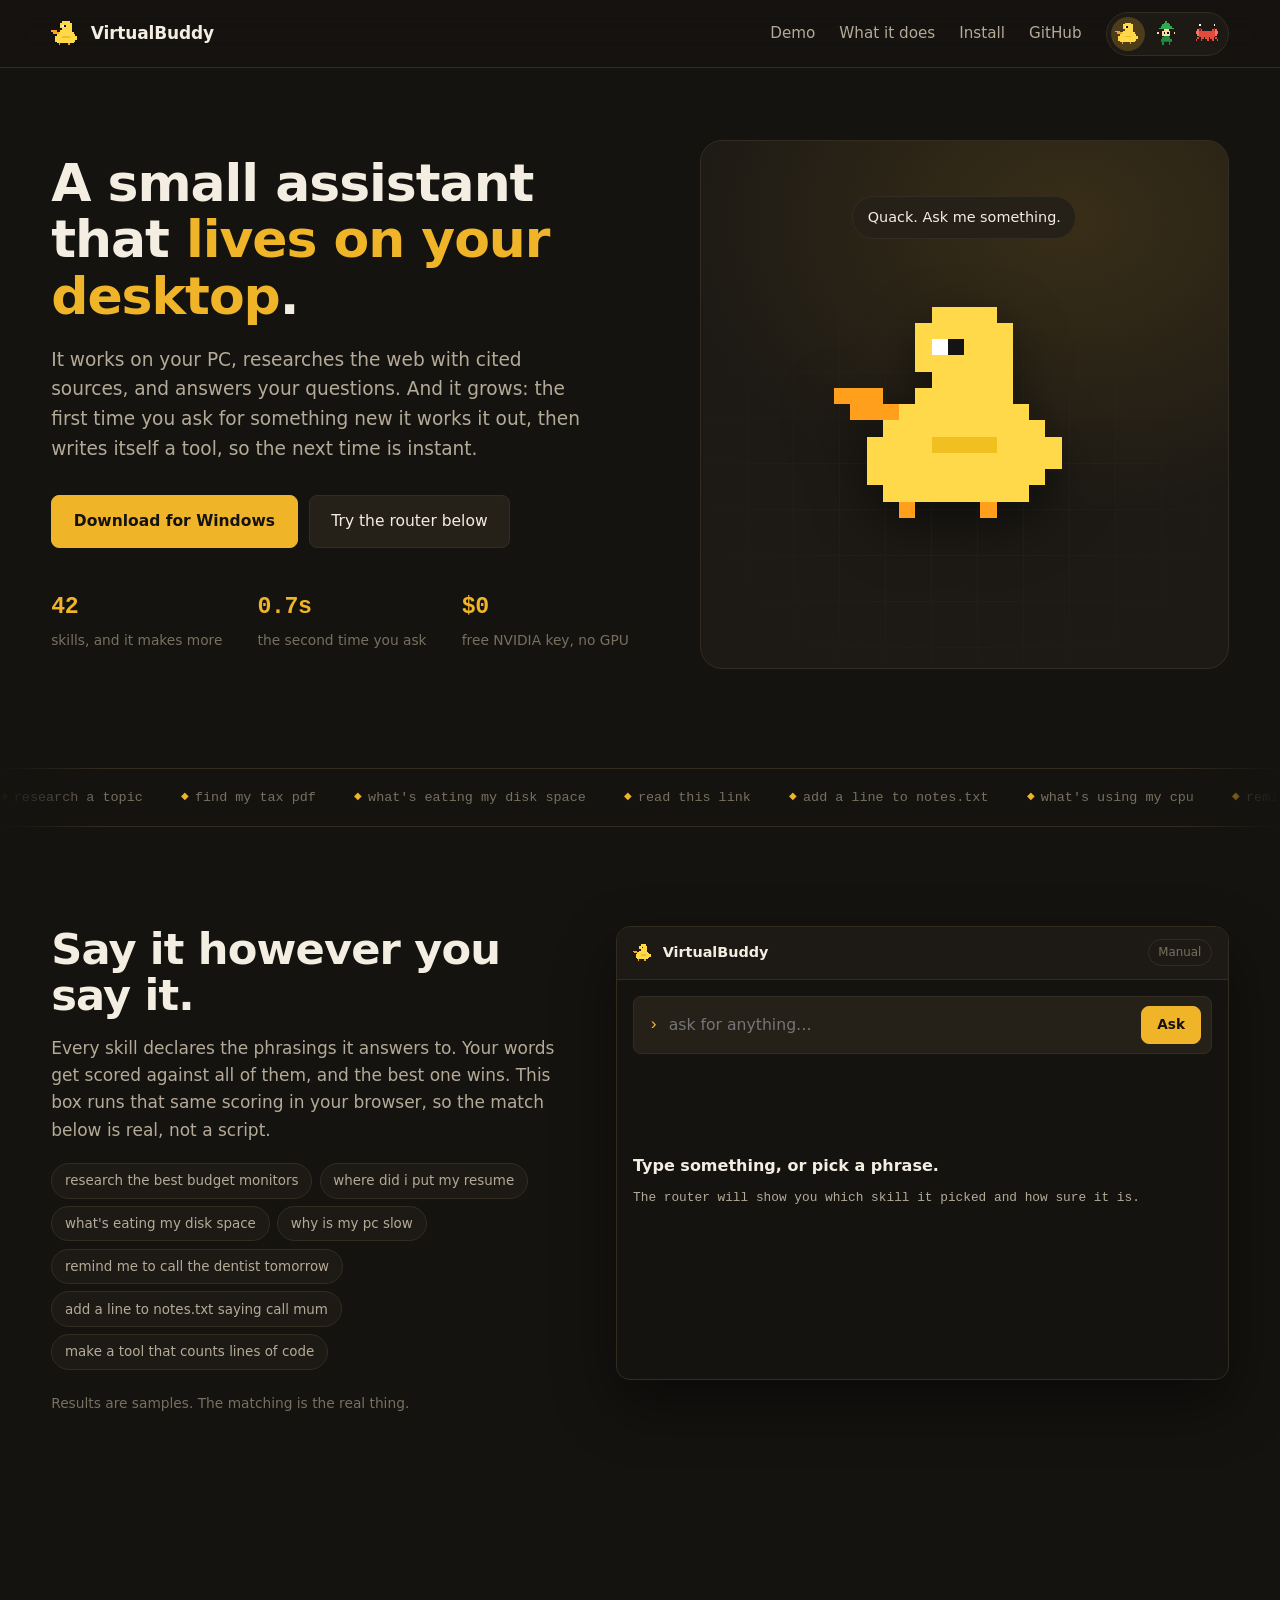
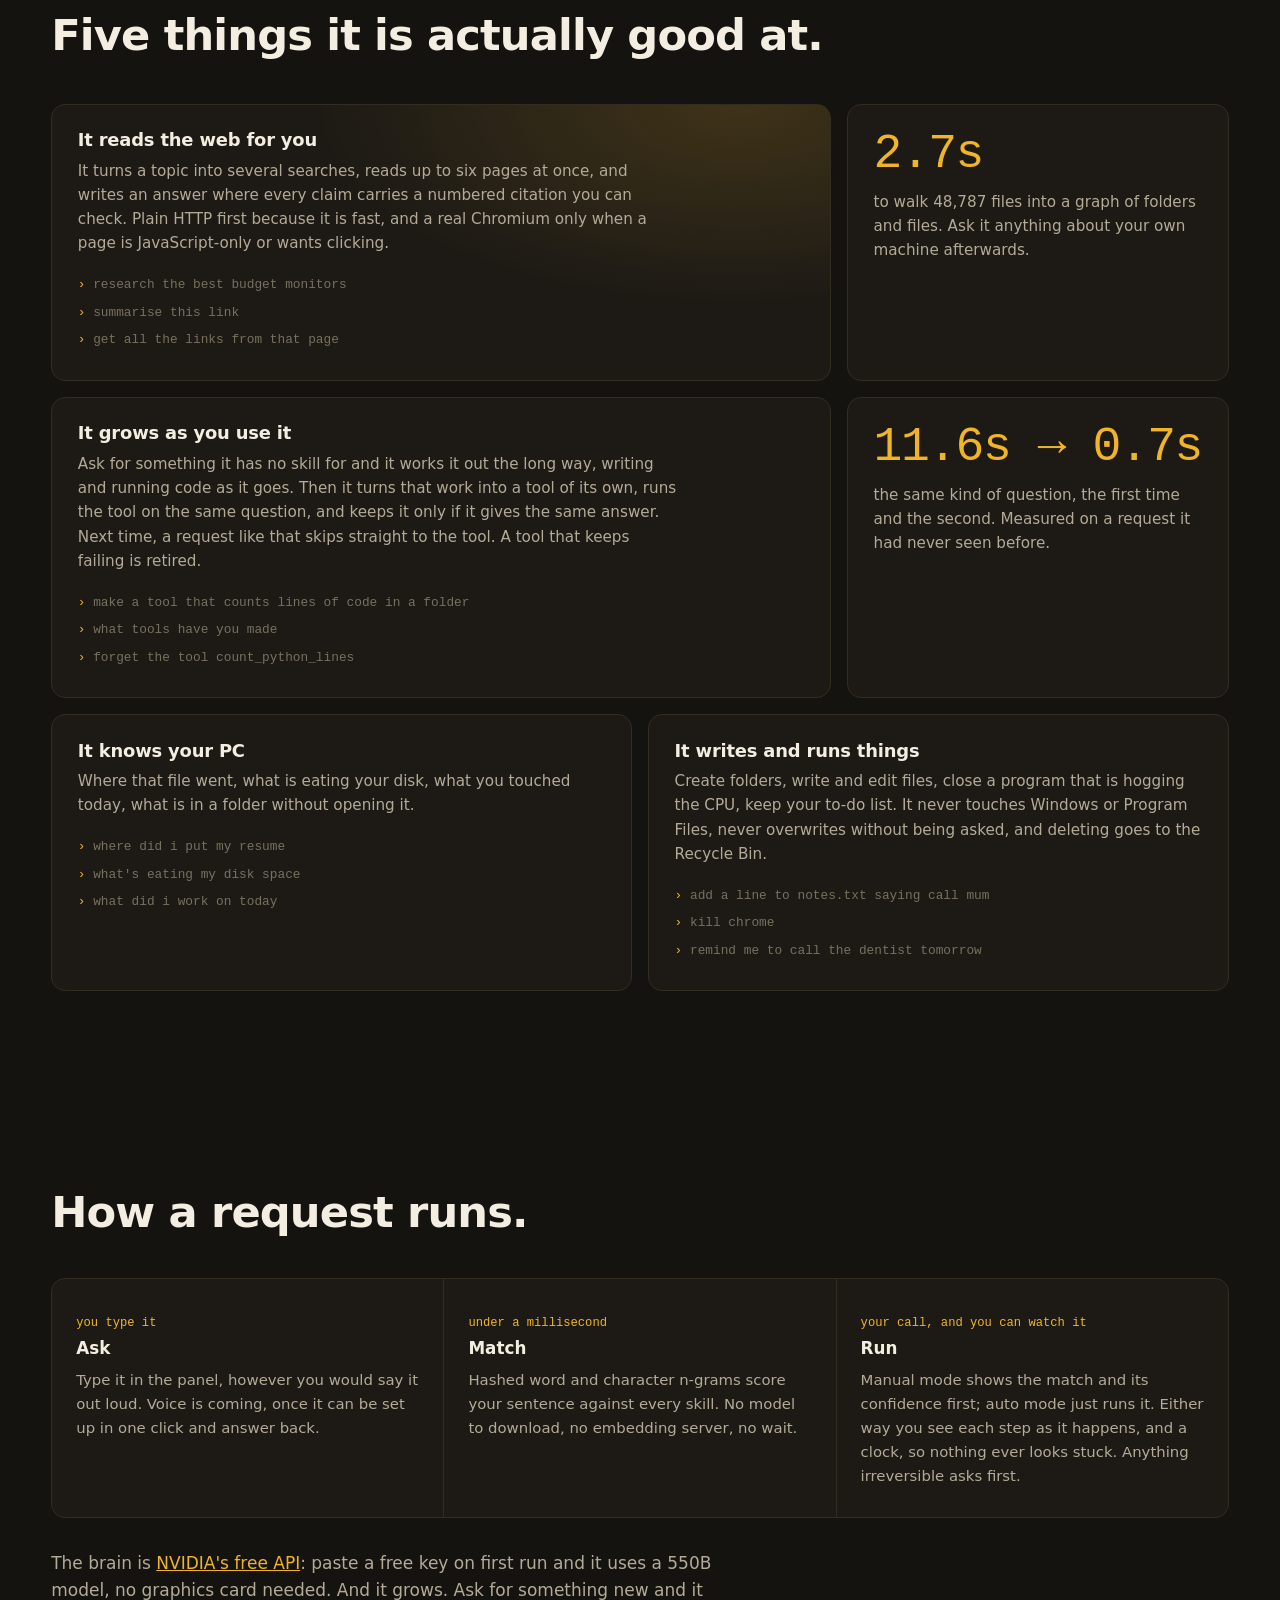
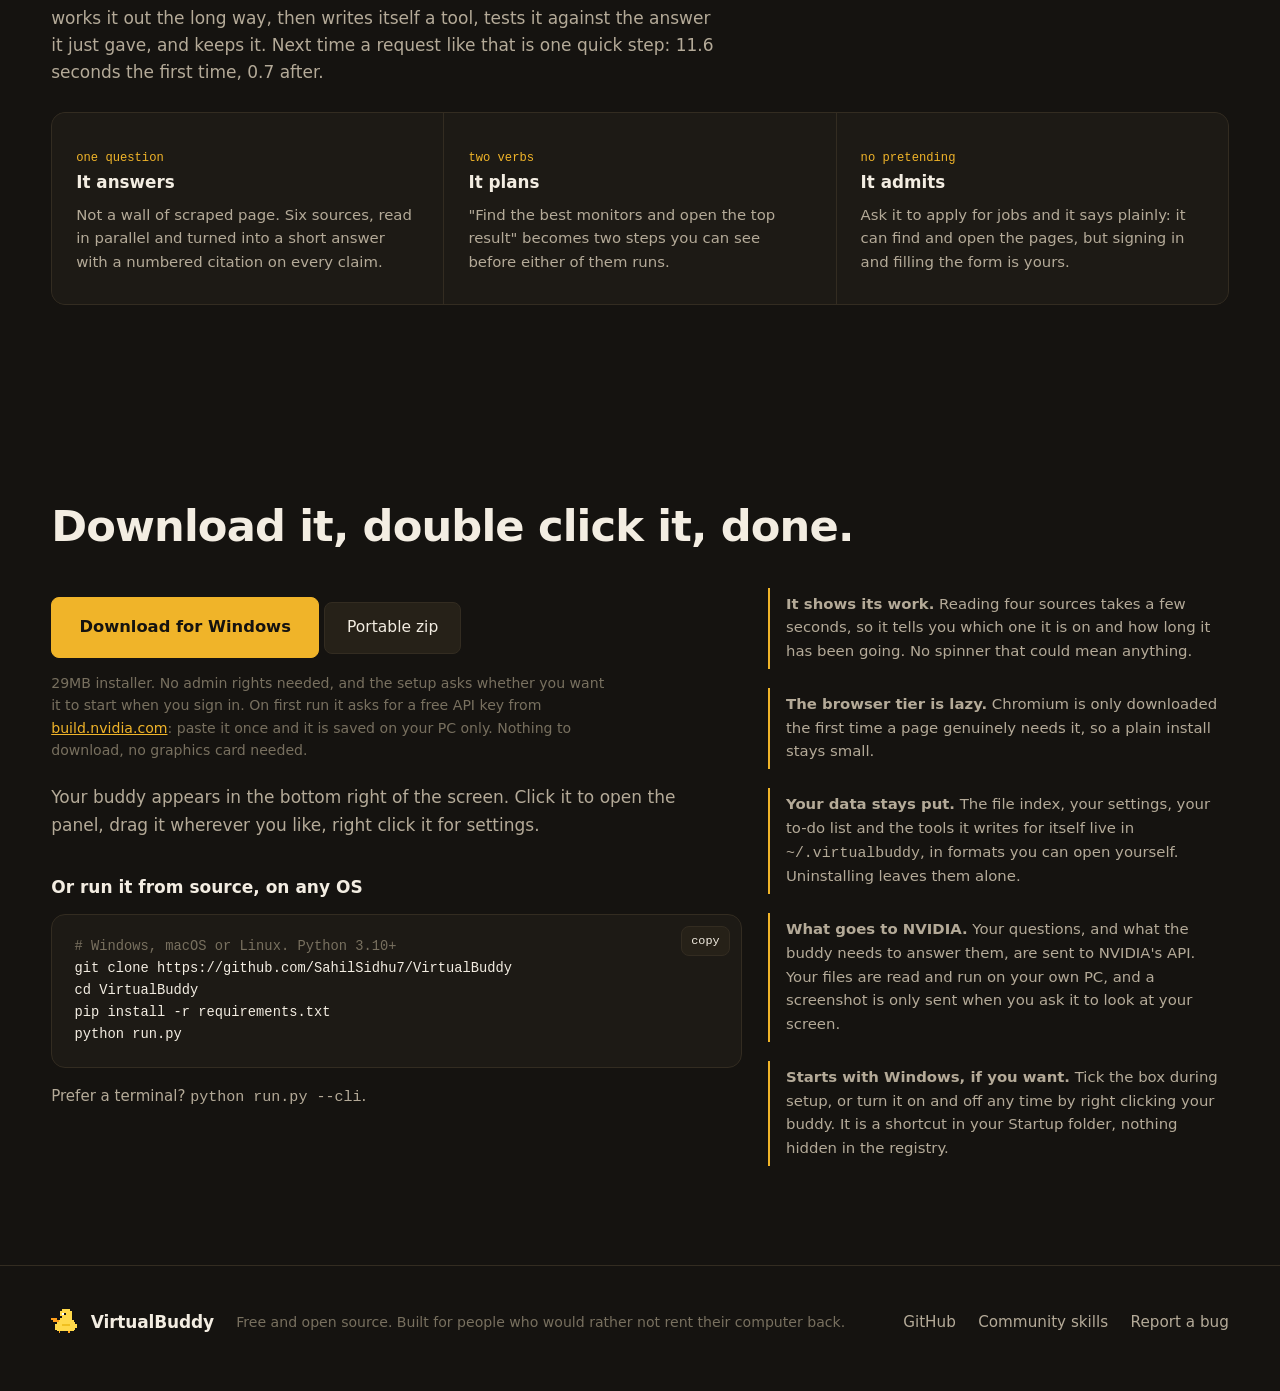
<file: docs/index.html>
<!doctype html>
<html lang="en">
<head>
<meta charset="utf-8">
<meta name="viewport" content="width=device-width, initial-scale=1">
<title>VirtualBuddy — a small assistant that lives on your desktop</title>
<meta name="description" content="A pixel companion that works on your PC, researches the web with cited sources, and writes itself new tools as you use it. Free, on NVIDIA's free API, no graphics card needed.">
<meta property="og:title" content="VirtualBuddy">
<meta property="og:description" content="A small assistant that lives on your desktop. Works on your PC, researches the web, and gets faster at the things you ask for. Free.">
<meta property="og:type" content="website">
<link rel="icon" href="img/character/duck/idle_0.png">
<link rel="stylesheet" href="style.css">
</head>
<body>

<header>
  <div class="shell">
    <span class="brand"><img data-avatar-img src="img/character/duck/idle_0.png" alt="">VirtualBuddy</span>
    <nav>
      <span class="links" style="display:flex; gap:1.5rem">
        <a href="#demo">Demo</a>
        <a href="#does">What it does</a>
        <a href="#install">Install</a>
        <a href="https://github.com/SahilSidhu7/VirtualBuddy">GitHub</a>
      </span>
      <div class="picker" role="group" aria-label="Choose your buddy">
        <button data-pick="duck" aria-pressed="true" title="Duck"><img src="img/character/duck/idle_0.png" alt="Duck"></button>
        <button data-pick="elf" aria-pressed="false" title="Elf"><img src="img/character/elf/idle_0.png" alt="Elf"></button>
        <button data-pick="crab" aria-pressed="false" title="Crab"><img src="img/character/crab/idle_0.png" alt="Crab"></button>
      </div>
    </nav>
  </div>
</header>

<section class="hero">
  <div class="shell">
    <div>
      <h1>A small assistant that <em>lives on your desktop</em>.</h1>
      <p class="lede">It works on your PC, researches the web with cited sources, and answers your questions. And it grows: the first time you ask for something new it works it out, then writes itself a tool, so the next time is instant.</p>
      <div class="cta">
        <a class="btn primary" href="https://github.com/SahilSidhu7/VirtualBuddy/releases/latest/download/VirtualBuddy-Setup.exe">Download for Windows</a>
        <a class="btn" href="#demo">Try the router below</a>
      </div>
      <div class="stat-strip">
        <div class="stat"><b>42</b><span>skills, and it makes more</span></div>
        <div class="stat"><b>0.7s</b><span>the second time you ask</span></div>
        <div class="stat"><b>$0</b><span>free NVIDIA key, no GPU</span></div>
      </div>
    </div>
    <div class="stage">
      <span class="bubble"></span>
      <img class="buddy" src="img/character/duck/idle_0.png" alt="Your pixel buddy. Click to poke it." width="256" height="256">
    </div>
  </div>
</section>

<div class="strip">
  <div class="track">
    <span>research a topic</span><span>find my tax pdf</span><span>what's eating my disk space</span>
    <span>read this link</span><span>add a line to notes.txt</span><span>what's using my cpu</span>
    <span>remind me to call the dentist</span><span>what did i work on today</span>
    <span>open chrome</span><span>what's in my downloads</span><span>index my pc</span>
    <span>check my battery</span><span>make a tool that renames my photos</span>
    <span>research a topic</span><span>find my tax pdf</span><span>what's eating my disk space</span>
    <span>read this link</span><span>add a line to notes.txt</span><span>what's using my cpu</span>
    <span>remind me to call the dentist</span><span>what did i work on today</span>
    <span>open chrome</span><span>what's in my downloads</span><span>index my pc</span>
    <span>check my battery</span><span>make a tool that renames my photos</span>
  </div>
</div>

<section id="demo">
  <div class="shell">
    <div class="demo-grid">
      <div class="reveal">
        <h2>Say it however you say it.</h2>
        <p class="dim" style="margin-top:1rem">Every skill declares the phrasings it answers to. Your words get scored against all of them, and the best one wins. This box runs that same scoring in your browser, so the match below is real, not a script.</p>
        <div class="tries">
          <button>research the best budget monitors</button>
          <button>where did i put my resume</button>
          <button>what's eating my disk space</button>
          <button>why is my pc slow</button>
          <button>remind me to call the dentist tomorrow</button>
          <button>add a line to notes.txt saying call mum</button>
          <button>make a tool that counts lines of code</button>
        </div>
        <p class="faint" style="margin-top:1.4rem; font-size:.86rem">Results are samples. The matching is the real thing.</p>
      </div>

      <div class="panel reveal">
        <div class="panel-bar">
          <img data-avatar-img src="img/character/duck/idle_0.png" alt="" width="20" height="20" style="image-rendering:pixelated">
          <b>VirtualBuddy</b>
          <span class="mode">Manual</span>
        </div>
        <div class="well">
          <span class="caret">›</span>
          <input id="ask" type="text" placeholder="ask for anything…" autocomplete="off" spellcheck="false" aria-label="Ask the buddy">
          <button class="btn primary" id="run">Ask</button>
        </div>
        <div class="match" style="visibility:hidden">
          <span class="who"><b>research</b><span>topic=</span></span>
          <span class="meter"><span class="track"><span class="fill"></span></span><span class="val">0.00</span></span>
        </div>
        <div class="out"><b class="head">Type something, or pick a phrase.</b>The router will show you which skill it picked and how sure it is.</div>
      </div>
    </div>
  </div>
</section>

<section id="does">
  <div class="shell">
    <h2 class="reveal">Five things it is actually good at.</h2>
    <div class="bento">
      <div class="cell wide lit reveal">
        <h3>It reads the web for you</h3>
        <p>It turns a topic into several searches, reads up to six pages at once, and writes an answer where every claim carries a numbered citation you can check. Plain HTTP first because it is fast, and a real Chromium only when a page is JavaScript-only or wants clicking.</p>
        <ul>
          <li>research the best budget monitors</li>
          <li>summarise this link</li>
          <li>get all the links from that page</li>
        </ul>
      </div>
      <div class="cell narrow reveal">
        <div class="big">2.7s</div>
        <p style="margin-top:.7rem">to walk 48,787 files into a graph of folders and files. Ask it anything about your own machine afterwards.</p>
      </div>
      <div class="cell wide reveal">
        <h3>It grows as you use it</h3>
        <p>Ask for something it has no skill for and it works it out the long way, writing and running code as it goes. Then it turns that work into a tool of its own, runs the tool on the same question, and keeps it only if it gives the same answer. Next time, a request like that skips straight to the tool. A tool that keeps failing is retired.</p>
        <ul>
          <li>make a tool that counts lines of code in a folder</li>
          <li>what tools have you made</li>
          <li>forget the tool count_python_lines</li>
        </ul>
      </div>
      <div class="cell narrow reveal">
        <div class="big">11.6s → 0.7s</div>
        <p style="margin-top:.7rem">the same kind of question, the first time and the second. Measured on a request it had never seen before.</p>
      </div>
      <div class="cell half reveal">
        <h3>It knows your PC</h3>
        <p>Where that file went, what is eating your disk, what you touched today, what is in a folder without opening it.</p>
        <ul>
          <li>where did i put my resume</li>
          <li>what's eating my disk space</li>
          <li>what did i work on today</li>
        </ul>
      </div>
      <div class="cell half reveal">
        <h3>It writes and runs things</h3>
        <p>Create folders, write and edit files, close a program that is hogging the CPU, keep your to-do list. It never touches Windows or Program Files, never overwrites without being asked, and deleting goes to the Recycle Bin.</p>
        <ul>
          <li>add a line to notes.txt saying call mum</li>
          <li>kill chrome</li>
          <li>remind me to call the dentist tomorrow</li>
        </ul>
      </div>
    </div>
  </div>
</section>

<section>
  <div class="shell">
    <h2 class="reveal">How a request runs.</h2>
    <div class="steps reveal">
      <div class="step">
        <span class="k">you type it</span>
        <b>Ask</b>
        <p>Type it in the panel, however you would say it out loud. Voice is coming, once it can be set up in one click and answer back.</p>
      </div>
      <div class="step">
        <span class="k">under a millisecond</span>
        <b>Match</b>
        <p>Hashed word and character n-grams score your sentence against every skill. No model to download, no embedding server, no wait.</p>
      </div>
      <div class="step">
        <span class="k">your call, and you can watch it</span>
        <b>Run</b>
        <p>Manual mode shows the match and its confidence first; auto mode just runs it. Either way you see each step as it happens, and a clock, so nothing ever looks stuck. Anything irreversible asks first.</p>
      </div>
    </div>
    <p class="dim reveal" style="margin-top:2rem">The brain is <a href="https://build.nvidia.com" class="accent">NVIDIA's free API</a>: paste a free key on first run and it uses a 550B model, no graphics card needed. And it grows. Ask for something new and it works it out the long way, then writes itself a tool, tests it against the answer it just gave, and keeps it. Next time a request like that is one quick step: 11.6 seconds the first time, 0.7 after.</p>

    <div class="steps reveal" style="margin-top:1.6rem">
      <div class="step">
        <span class="k">one question</span>
        <b>It answers</b>
        <p>Not a wall of scraped page. Six sources, read in parallel and turned into a short answer with a numbered citation on every claim.</p>
      </div>
      <div class="step">
        <span class="k">two verbs</span>
        <b>It plans</b>
        <p>"Find the best monitors and open the top result" becomes two steps you can see before either of them runs.</p>
      </div>
      <div class="step">
        <span class="k">no pretending</span>
        <b>It admits</b>
        <p>Ask it to apply for jobs and it says plainly: it can find and open the pages, but signing in and filling the form is yours.</p>
      </div>
    </div>
  </div>
</section>

<section id="install">
  <div class="shell">
    <h2 class="reveal">Download it, double click it, done.</h2>
    <div class="install-grid">
      <div class="reveal">
        <div class="cta" style="margin-top:.6rem">
          <a class="btn primary big" href="https://github.com/SahilSidhu7/VirtualBuddy/releases/latest/download/VirtualBuddy-Setup.exe">Download for Windows</a>
          <a class="btn" href="https://github.com/SahilSidhu7/VirtualBuddy/releases/latest/download/VirtualBuddy-portable.zip">Portable zip</a>
        </div>
        <p class="faint" style="margin-top:.9rem; font-size:.88rem">29MB installer. No admin rights needed, and the setup asks whether you want it to start when you sign in. On first run it asks for a free API key from <a href="https://build.nvidia.com" class="accent">build.nvidia.com</a>: paste it once and it is saved on your PC only. Nothing to download, no graphics card needed.</p>
        <p class="dim" style="margin-top:1.4rem">Your buddy appears in the bottom right of the screen. Click it to open the panel, drag it wherever you like, right click it for settings.</p>

        <p class="dim" style="margin-top:2.2rem; font-weight:600; color:var(--text)">Or run it from source, on any OS</p>
        <pre class="code" style="margin-top:.8rem"><button class="btn copy">copy</button><span class="c"># Windows, macOS or Linux. Python 3.10+</span>
<b>git clone https://github.com/SahilSidhu7/VirtualBuddy</b>
<b>cd VirtualBuddy</b>
<b>pip install -r requirements.txt</b>
<b>python run.py</b></pre>
        <p class="dim" style="margin-top:1rem; font-size:.94rem">Prefer a terminal? <code class="mono">python run.py --cli</code>.</p>
      </div>
      <div>
        <div class="note reveal"><b>It shows its work.</b> Reading four sources takes a few seconds, so it tells you which one it is on and how long it has been going. No spinner that could mean anything.</div>
        <div class="note reveal"><b>The browser tier is lazy.</b> Chromium is only downloaded the first time a page genuinely needs it, so a plain install stays small.</div>
        <div class="note reveal"><b>Your data stays put.</b> The file index, your settings, your to-do list and the tools it writes for itself live in <code class="mono">~/.virtualbuddy</code>, in formats you can open yourself. Uninstalling leaves them alone.</div>
        <div class="note reveal"><b>What goes to NVIDIA.</b> Your questions, and what the buddy needs to answer them, are sent to NVIDIA's API. Your files are read and run on your own PC, and a screenshot is only sent when you ask it to look at your screen.</div>
        <div class="note reveal"><b>Starts with Windows, if you want.</b> Tick the box during setup, or turn it on and off any time by right clicking your buddy. It is a shortcut in your Startup folder, nothing hidden in the registry.</div>
      </div>
    </div>
  </div>
</section>

<footer>
  <div class="shell">
    <span class="brand"><img data-avatar-img src="img/character/duck/idle_0.png" alt="">VirtualBuddy</span>
    <span class="faint" style="font-size:.88rem">Free and open source. Built for people who would rather not rent their computer back.</span>
    <nav>
      <span style="display:flex; gap:1.4rem">
        <a href="https://github.com/SahilSidhu7/VirtualBuddy">GitHub</a>
        <a href="https://github.com/SahilSidhu7/virtualbuddy-skills">Community skills</a>
        <a href="https://github.com/SahilSidhu7/VirtualBuddy/issues">Report a bug</a>
      </span>
    </nav>
  </div>
</footer>

<!-- The companion, once the hero one has scrolled away. Drag it, poke it. -->
<div class="pet" id="pet" aria-hidden="true">
  <span class="bubble pet-bubble"></span>
  <img class="pet-sprite" src="img/character/duck/idle_0.png" alt="" width="96" height="96" draggable="false">
</div>

<script src="app.js"></script>
</body>
</html>
</file>
<file: docs/style.css>
/* VirtualBuddy site.
   One dark theme for the whole page. The character switch swaps the accent and
   the base temperature; nothing else moves, so the page never feels like two
   sites stitched together. */

:root {
  /* duck is the default; app.js rewrites these three groups on switch */
  --accent: #F0B429;
  --accent-dim: #8A6714;
  --base: #151310;
  --surface: #1D1A15;
  --surface-hi: #262118;
  --line: #332C21;
  --text: #F3EDE2;
  --text-dim: #B4AA98;
  --text-faint: #78705F;

  --radius: 14px;
  --radius-sm: 8px;
  --shell: min(1240px, 92vw);
  --sans: "Segoe UI Variable Display", "Segoe UI", system-ui, -apple-system, sans-serif;
  --mono: "Cascadia Code", "JetBrains Mono", ui-monospace, "Consolas", monospace;

  color-scheme: dark;
}

* { box-sizing: border-box; }

html { scroll-behavior: smooth; }

body {
  margin: 0;
  background: var(--base);
  color: var(--text);
  font-family: var(--sans);
  font-size: 17px;
  line-height: 1.6;
  overflow-x: hidden;
  transition: background 600ms ease, color 600ms ease;
}

h1, h2, h3 { line-height: 1.08; letter-spacing: -0.02em; margin: 0; }
h1 { font-size: clamp(2.1rem, 4.2vw, 3.25rem); }
h2 { font-size: clamp(1.9rem, 3.6vw, 2.7rem); }
h3 { font-size: 1.12rem; letter-spacing: -0.01em; }
p { margin: 0; max-width: 62ch; }
a { color: inherit; }

.shell { width: var(--shell); margin-inline: auto; }
.dim { color: var(--text-dim); }
.faint { color: var(--text-faint); }
.mono { font-family: var(--mono); }
.accent { color: var(--accent); }

section { padding: clamp(4.5rem, 11vh, 8rem) 0; }

/* ---------- nav ---------- */
header {
  position: sticky; top: 0; z-index: 50;
  height: 68px; display: flex; align-items: center;
  background: color-mix(in srgb, var(--base) 86%, transparent);
  backdrop-filter: blur(14px);
  border-bottom: 1px solid var(--line);
}
header .shell { display: flex; align-items: center; gap: 1.4rem; }
.brand { display: flex; align-items: center; gap: .6rem; font-weight: 700; letter-spacing: -0.01em; }
.brand img { width: 30px; height: 30px; image-rendering: pixelated; }
nav { margin-left: auto; display: flex; align-items: center; gap: 1.5rem; }
nav a { color: var(--text-dim); text-decoration: none; font-size: .95rem; white-space: nowrap; }
nav a:hover { color: var(--text); }

.picker { display: flex; gap: .35rem; padding: .25rem; border: 1px solid var(--line);
          border-radius: 999px; background: var(--surface); }
.picker button {
  display: grid; place-items: center;
  width: 34px; height: 34px; padding: 0;
  border: 0; border-radius: 999px; background: transparent; cursor: pointer;
  transition: background 180ms ease, transform 180ms ease;
}
.picker button img { width: 26px; height: 26px; image-rendering: pixelated; }
.picker button:hover { transform: translateY(-1px); background: var(--surface-hi); }
.picker button[aria-pressed="true"] { background: color-mix(in srgb, var(--accent) 22%, transparent); }

.btn {
  display: inline-flex; align-items: center; gap: .5rem; white-space: nowrap;
  padding: .8rem 1.35rem; border-radius: var(--radius-sm);
  border: 1px solid var(--line); background: var(--surface-hi); color: var(--text);
  font: inherit; font-size: .97rem; text-decoration: none; cursor: pointer;
  transition: transform 120ms ease, background 200ms ease, border-color 200ms ease;
}
.btn:hover { background: var(--line); }
.btn:active { transform: translateY(1px); }
.btn.primary { background: var(--accent); border-color: var(--accent); color: #151310; font-weight: 650; }
.btn.big { padding: 1rem 1.7rem; font-size: 1.02rem; }
.btn.primary:hover { background: color-mix(in srgb, var(--accent) 88%, #fff); }

/* ---------- hero ---------- */
.hero { padding-top: clamp(3rem, 8vh, 5.5rem); }
.hero .shell {
  display: grid; gap: clamp(2rem, 5vw, 4rem);
  grid-template-columns: minmax(0, 1.05fr) minmax(0, .95fr);
  align-items: center;
}
.hero p.lede { font-size: 1.16rem; color: var(--text-dim); margin-top: 1.3rem; max-width: 46ch; }
.hero .cta { display: flex; flex-wrap: wrap; gap: .7rem; margin-top: 2rem; }
.hero h1 em { font-style: normal; color: var(--accent); }

.stage {
  position: relative; aspect-ratio: 1 / 1;
  display: grid; place-items: center;
  border-radius: 22px;
  background:
    radial-gradient(120% 90% at 70% 15%, color-mix(in srgb, var(--accent) 13%, transparent), transparent 62%),
    var(--surface);
  border: 1px solid var(--line);
  overflow: hidden;
}
.stage::after {                       /* faint desk grid, gives the sprite ground */
  content: ""; position: absolute; inset: 0; pointer-events: none;
  background-image: linear-gradient(var(--line) 1px, transparent 1px),
                    linear-gradient(90deg, var(--line) 1px, transparent 1px);
  background-size: 46px 46px;
  mask-image: radial-gradient(70% 60% at 50% 62%, #000, transparent 78%);
  opacity: .5;
}
.buddy {
  position: relative; z-index: 2; width: min(60%, 260px); height: auto;
  image-rendering: pixelated; cursor: pointer;
  filter: drop-shadow(0 18px 26px rgba(0,0,0,.5));
  animation: bob 3.4s ease-in-out infinite;
}
.buddy.hop { animation: hop 480ms cubic-bezier(.3,1.4,.5,1); }
@keyframes bob { 0%,100% { transform: translateY(0); } 50% { transform: translateY(-9px); } }
@keyframes hop {
  0% { transform: translateY(0) scale(1,1); }
  28% { transform: translateY(-38px) scale(.94,1.08); }
  62% { transform: translateY(0) scale(1.08,.92); }
  100% { transform: translateY(0) scale(1,1); }
}

.bubble {
  position: absolute; z-index: 3; top: 12%; left: 50%;
  translate: -50% 0;
  padding: .55rem .9rem; border-radius: 999px;
  background: var(--surface-hi); border: 1px solid var(--line);
  font-size: .9rem; color: var(--text); white-space: nowrap;
  opacity: 0; transition: opacity 220ms ease, translate 220ms ease;
}
.bubble.on { opacity: 1; translate: -50% -8px; }

.stat-strip { display: flex; flex-wrap: wrap; gap: 2.2rem; margin-top: 2.6rem; }
.stat b { display: block; font-family: var(--mono); font-size: 1.45rem; color: var(--accent); letter-spacing: -0.02em; }
.stat span { font-size: .86rem; color: var(--text-faint); }

/* ---------- demo ---------- */
.demo-grid { display: grid; gap: 2rem; grid-template-columns: minmax(0, 1fr) minmax(0, 1.15fr); align-items: start; }
.panel {
  border: 1px solid var(--line); border-radius: var(--radius);
  background: var(--base); overflow: hidden;
  box-shadow: 0 24px 60px rgba(0,0,0,.45);
}
.panel-bar { display: flex; align-items: center; gap: .6rem; padding: .8rem 1rem;
             border-bottom: 1px solid var(--line); background: var(--surface); }
.panel-bar b { font-size: .9rem; }
.panel-bar .mode { margin-left: auto; font-size: .74rem; color: var(--text-faint);
                   border: 1px solid var(--line); border-radius: 999px; padding: .18rem .6rem; }
.well { display: flex; align-items: center; gap: .5rem; padding: .55rem .6rem .55rem .9rem;
        margin: 1rem; border: 1px solid var(--line); border-radius: var(--radius-sm);
        background: var(--surface-hi); transition: border-color 200ms ease; }
.well:focus-within { border-color: var(--accent); }
.well .caret { color: var(--accent); font-family: var(--mono); }
.well input {
  flex: 1; min-width: 0; border: 0; background: transparent; color: var(--text);
  font: inherit; font-size: .98rem; outline: none;
}
.well button { padding: .45rem .95rem; font-size: .85rem; }

.match {
  display: flex; align-items: center; gap: .8rem; margin: 0 1rem 1rem;
  padding: .7rem .9rem; border: 1px solid var(--line); border-radius: var(--radius-sm);
  background: var(--surface);
}
.match .who { min-width: 0; }
.match .who b { display: block; font-size: .95rem; }
.match .who span { display: block; font-family: var(--mono); font-size: .74rem; color: var(--text-faint);
                   overflow: hidden; text-overflow: ellipsis; white-space: nowrap; }
.meter { margin-left: auto; display: flex; align-items: center; gap: .5rem; }
.meter .track { position: relative; width: 62px; height: 2px; background: var(--line); border-radius: 2px; }
.meter .fill { position: absolute; inset: 0 auto 0 0; width: 0; background: var(--accent);
               border-radius: 2px; transition: width 500ms cubic-bezier(.16,1,.3,1); }
.meter .val { font-family: var(--mono); font-size: .74rem; color: var(--text-faint); }

.out { margin: 0 1rem 1rem; min-height: 210px; font-family: var(--mono); font-size: .8rem;
       color: var(--text-dim); white-space: pre-wrap; word-break: break-word; }
.out .head { display: block; font-family: var(--sans); font-size: 1rem; font-weight: 650;
             color: var(--text); margin-bottom: .6rem; }
.out .tag { display: inline-block; margin-top: .9rem; font-family: var(--sans); font-size: .72rem;
            color: var(--text-faint); border: 1px solid var(--line); border-radius: 999px; padding: .1rem .55rem; }

.tries { display: flex; flex-wrap: wrap; gap: .45rem; margin-top: 1.2rem; }
.tries button {
  border: 1px solid var(--line); background: var(--surface); color: var(--text-dim);
  border-radius: 999px; padding: .38rem .8rem; font: inherit; font-size: .84rem; cursor: pointer;
  transition: color 180ms ease, border-color 180ms ease, transform 120ms ease;
}
.tries button:hover { color: var(--text); border-color: var(--accent); }
.tries button:active { transform: translateY(1px); }

/* ---------- bento ---------- */
.bento { display: grid; gap: 1rem; margin-top: 2.8rem;
         grid-template-columns: repeat(6, 1fr); }
.cell { border: 1px solid var(--line); border-radius: var(--radius); padding: 1.6rem;
        background: var(--surface); position: relative; overflow: hidden; }
.cell.wide { grid-column: span 4; }
.cell.narrow { grid-column: span 2; }
.cell.half { grid-column: span 3; }
.cell h3 { margin-bottom: .55rem; }
.cell p { font-size: .95rem; color: var(--text-dim); }
.cell ul { margin: 1rem 0 0; padding: 0; list-style: none; font-family: var(--mono); font-size: .8rem; color: var(--text-faint); }
.cell li { padding: .22rem 0; }
.cell li::before { content: "› "; color: var(--accent); }
.cell.lit { background:
    radial-gradient(90% 120% at 88% 0%, color-mix(in srgb, var(--accent) 16%, transparent), transparent 60%),
    var(--surface); }
.cell .big { font-family: var(--mono); font-size: clamp(2rem, 4vw, 3rem); color: var(--accent);
             letter-spacing: -0.03em; line-height: 1; }

/* ---------- steps ---------- */
.steps { display: grid; gap: 1px; margin-top: 2.6rem; background: var(--line);
         border: 1px solid var(--line); border-radius: var(--radius); overflow: hidden;
         grid-template-columns: repeat(3, 1fr); }
.step { background: var(--surface); padding: 1.8rem 1.5rem; }
.step b { display: block; font-size: 1.05rem; margin-bottom: .5rem; }
.step p { font-size: .93rem; color: var(--text-dim); }
.step .k { font-family: var(--mono); font-size: .76rem; color: var(--accent); }

/* ---------- install ---------- */
.install-grid { display: grid; gap: 1.6rem; grid-template-columns: minmax(0, 1.2fr) minmax(0, .8fr);
                align-items: start; margin-top: 2.4rem; }
pre.code {
  margin: 0; padding: 1.3rem 1.4rem; border-radius: var(--radius);
  border: 1px solid var(--line); background: var(--surface);
  font-family: var(--mono); font-size: .86rem; color: var(--text-dim);
  overflow-x: auto; position: relative;
}
pre.code b { color: var(--text); font-weight: 500; }
pre.code .c { color: var(--text-faint); }
.copy { position: absolute; top: .7rem; right: .7rem; font-size: .74rem; padding: .28rem .6rem; }
.note { border-left: 2px solid var(--accent); padding: .3rem 0 .3rem 1rem; font-size: .93rem; color: var(--text-dim); }
.note + .note { margin-top: 1.2rem; }

/* ---------- marquee ---------- */
.strip { border-block: 1px solid var(--line); padding: 1.1rem 0; overflow: hidden;
         mask-image: linear-gradient(90deg, transparent, #000 8%, #000 92%, transparent); }
.track { display: flex; gap: 2.4rem; width: max-content; animation: slide 46s linear infinite; }
.track span { font-family: var(--mono); font-size: .84rem; color: var(--text-faint); white-space: nowrap; }
.track span::before { content: "◆ "; color: var(--accent); font-size: .6rem; vertical-align: middle; }
@keyframes slide { from { transform: translateX(0); } to { transform: translateX(-50%); } }

/* ---------- footer ---------- */
footer { border-top: 1px solid var(--line); padding: 2.6rem 0 3.4rem; }
footer .shell { display: flex; flex-wrap: wrap; gap: 1.4rem; align-items: center; }
footer nav { margin-left: auto; }

/* ---------- the pinned companion ---------- */
.pet {
  position: fixed; z-index: 60; right: 1.4rem; bottom: 1.4rem;
  width: 78px; height: 78px; touch-action: none;
  opacity: 0; transform: translateY(28px) scale(.9); pointer-events: none;
  transition: opacity .5s cubic-bezier(.16,1,.3,1), transform .5s cubic-bezier(.16,1,.3,1);
}
.pet.on { opacity: 1; transform: none; pointer-events: auto; }
.pet-sprite {
  width: 100%; height: 100%; image-rendering: pixelated; cursor: grab;
  filter: drop-shadow(0 12px 18px rgba(0,0,0,.55));
  animation: bob 3.4s ease-in-out infinite;
  user-select: none; -webkit-user-drag: none;
}
.pet.dragging .pet-sprite { cursor: grabbing; animation: none; }
.pet .pet-bubble {
  top: auto; bottom: 100%; left: 50%; margin-bottom: .35rem;
  font-size: .82rem; max-width: 220px; white-space: normal; text-align: center;
}

/* ---------- reveal ---------- */
.reveal { opacity: 0; transform: translateY(22px); transition: opacity .7s cubic-bezier(.16,1,.3,1), transform .7s cubic-bezier(.16,1,.3,1); }
.reveal.in { opacity: 1; transform: none; }

/* ---------- responsive ---------- */
@media (max-width: 900px) {
  .hero .shell, .demo-grid, .install-grid { grid-template-columns: 1fr; }
  .hero .stage { order: -1; max-width: 380px; margin-inline: auto; width: 100%; }
  .bento { grid-template-columns: 1fr; }
  .cell.wide, .cell.narrow, .cell.half { grid-column: auto; }
  .steps { grid-template-columns: 1fr; }
  nav .links { display: none; }
  body { font-size: 16px; }
}

@media (prefers-reduced-motion: reduce) {
  html { scroll-behavior: auto; }
  .buddy, .buddy.hop { animation: none; }
  .track { animation: none; }
  .reveal { opacity: 1; transform: none; transition: none; }
  * { transition-duration: 1ms !important; }
}
</file>
